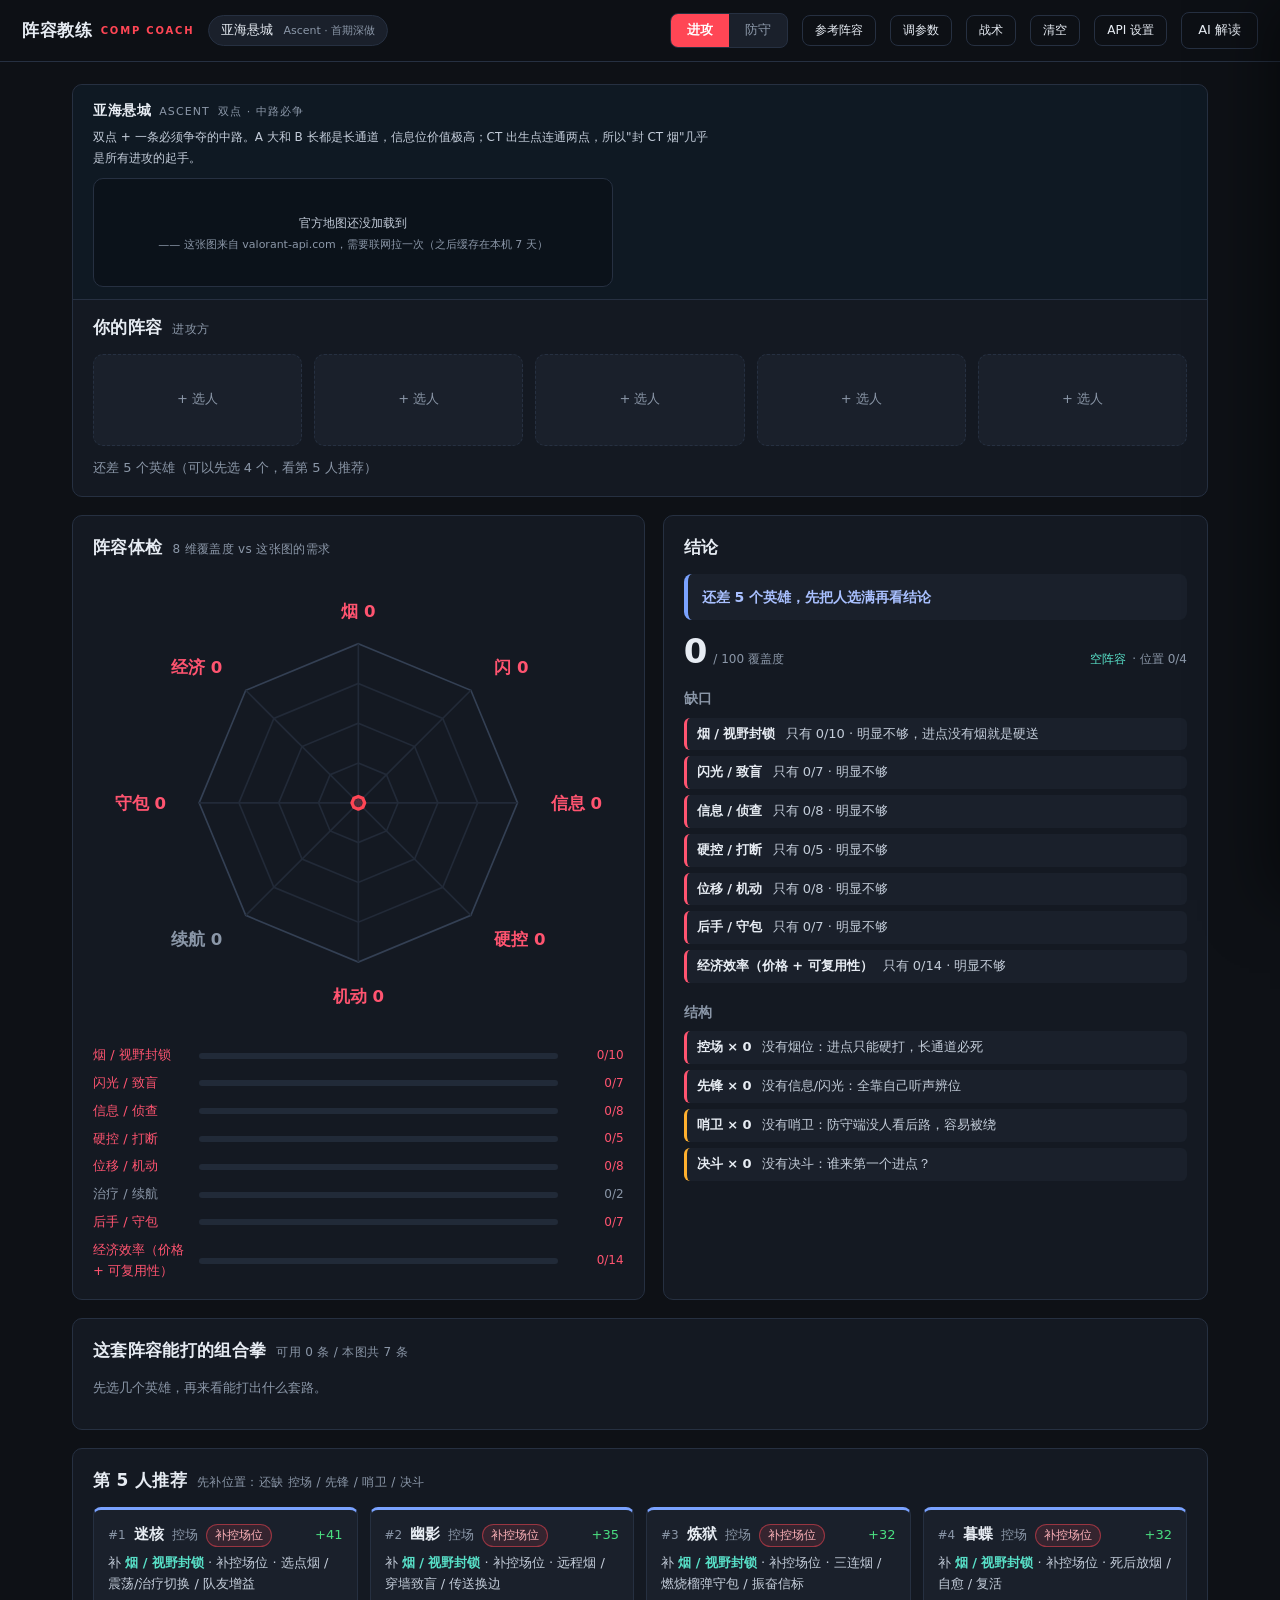
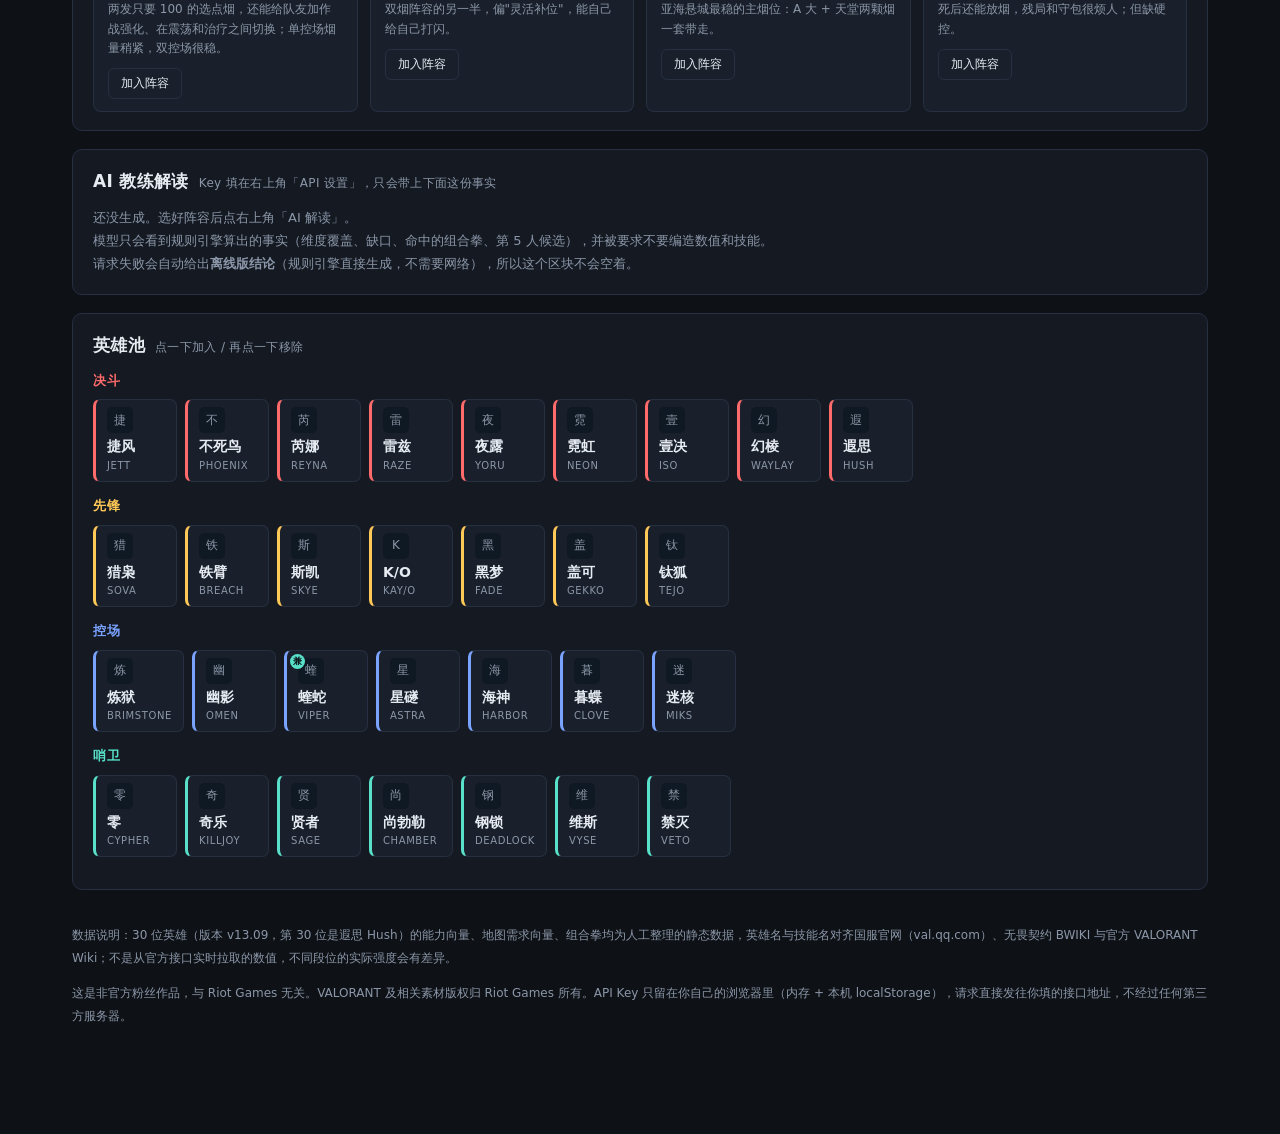
<file: index.html>
<!DOCTYPE html>
<html lang="zh-CN">
<head>
<meta charset="utf-8">
<meta name="viewport" content="width=device-width, initial-scale=1">
<title>阵容教练 · 无畏契约阵容分析与道具配合</title>
<meta name="description" content="选完 5 个英雄，立刻知道这套阵容在亚海悬城该怎么打：覆盖度体检、结构性缺口、可用的组合拳、第 5 人推荐，以及 AI 解读。">
<link rel="stylesheet" href="assets/styles.css">
</head>
<body>

<!-- 脚本出错时把错误显示出来，避免"白屏不知道为什么" -->
<script>
  window.addEventListener('error', function (e) {
    var d = document.getElementById('boot-error');
    if (!d) return;
    d.style.display = 'block';
    d.textContent = '页面脚本出错：' + (e.message || '未知错误') +
      (e.filename ? '（' + e.filename.split('/').pop() + ':' + e.lineno + '）' : '');
  });
</script>
<div id="boot-error" style="display:none;margin:12px 22px;padding:12px 16px;border-radius:8px;
  background:#3a1620;border:1px solid #ff4655;color:#ffb3bc;font-size:13px;line-height:1.6"></div>

<header class="topbar">
  <div class="brand">阵容教练<span>COMP COACH</span></div>
  <div class="mapchip">亚海悬城 <span>Ascent · 首期深做</span></div>
  <div class="spacer"></div>
  <div class="side-switch">
    <button data-side="attack" class="on">进攻</button>
    <button data-side="defend">防守</button>
  </div>
  <button id="btn-preset" class="ghost slim" title="载入一套常用标准阵容">参考阵容</button>
  <button id="btn-tune" class="ghost slim" title="调整每个英雄的 8 维能力数值（不用改文件）">调参数</button>
  <button id="btn-tactics" class="ghost slim" title="自己写战术组合拳，不用改文件">战术</button>
  <button id="btn-clear" class="ghost slim">清空</button>
  <button id="btn-settings" class="ghost slim">API 设置</button>
  <button id="btn-ai" class="ghost">AI 解读</button>
</header>

<main>

  <!-- 阵容 -->
  <section class="comp">
    <div class="map-banner" id="map-banner"></div>
    <h2>你的阵容 <small id="side-label">进攻方</small></h2>
    <div class="slots" id="slots"></div>
    <div class="comp-meta" id="comp-meta"></div>
  </section>

  <!-- 体检 + 结论 -->
  <section class="grid">
    <div class="card">
      <h2>阵容体检 <small>8 维覆盖度 vs 这张图的需求</small></h2>
      <div id="radar"></div>
      <ul id="dims"></ul>
    </div>
    <div class="card">
      <h2>结论</h2>
      <div id="verdict"></div>
      <h3>缺口</h3>
      <ul id="gaps"></ul>
      <h3>结构</h3>
      <ul id="roles"></ul>
    </div>
  </section>

  <!-- 组合拳 -->
  <section class="card">
    <h2>这套阵容能打的组合拳 <small id="combo-count"></small></h2>
    <div id="combos"></div>
  </section>

  <!-- 第 5 人 -->
  <section class="card">
    <h2>第 5 人推荐 <small id="pick-note">先补齐缺失的位置，再看数据</small></h2>
    <div id="picks"></div>
  </section>

  <!-- AI -->
  <section class="card">
    <h2>AI 教练解读 <small>Key 填在右上角「API 设置」，只会带上下面这份事实</small></h2>
    <div id="ai-out">
      <p class="muted">还没生成。选好阵容后点右上角「AI 解读」。<br>
      模型只会看到规则引擎算出的事实（维度覆盖、缺口、命中的组合拳、第 5 人候选），并被要求不要编造数值和技能。<br>
      请求失败会自动给出<b>离线版结论</b>（规则引擎直接生成，不需要网络），所以这个区块不会空着。</p>
    </div>
  </section>

  <!-- 英雄池 -->
  <section class="card">
    <h2>英雄池 <small>点一下加入 / 再点一下移除</small></h2>
    <div id="pool"></div>
  </section>

</main>

<footer>
  <p>数据说明：30 位英雄（版本 v13.09，第 30 位是遐思 Hush）的能力向量、地图需求向量、组合拳均为人工整理的静态数据，英雄名与技能名对齐国服官网（val.qq.com）、无畏契约 BWIKI 与官方 VALORANT Wiki；不是从官方接口实时拉取的数值，不同段位的实际强度会有差异。</p>
  <p>这是非官方粉丝作品，与 Riot Games 无关。VALORANT 及相关素材版权归 Riot Games 所有。API Key 只留在你自己的浏览器里（内存 + 本机 localStorage），请求直接发往你填的接口地址，不经过任何第三方服务器。</p>
</footer>

<!-- AI 设置抽屉 -->
<aside id="ai-drawer" class="drawer" aria-label="API 设置">
  <div class="drawer-head">
    <b>API 设置</b>
    <span class="muted">OpenAI 兼容接口</span>
    <button id="ai-close" class="ghost slim">关闭</button>
  </div>
  <div class="drawer-body">
    <div class="field">
      <label for="ai-preset">快速填入（只是帮你填地址和模型名，不会上传任何东西）</label>
      <select id="ai-preset">
        <option value="">选一家…</option>
        <option value="deepseek" data-url="https://api.deepseek.com/v1/chat/completions" data-model="deepseek-chat">DeepSeek</option>
        <option value="gemini" data-url="https://generativelanguage.googleapis.com/v1beta/openai/chat/completions" data-model="gemini-2.0-flash">Google Gemini（OpenAI 兼容）</option>
        <option value="openrouter" data-url="https://openrouter.ai/api/v1/chat/completions" data-model="deepseek/deepseek-chat">OpenRouter</option>
        <option value="dashscope" data-url="https://dashscope.aliyuncs.com/compatible-mode/v1/chat/completions" data-model="qwen-plus">通义千问（兼容模式）</option>
        <option value="ollama" data-url="http://localhost:11434/v1/chat/completions" data-model="qwen2.5:7b">本地 Ollama</option>
      </select>
    </div>
    <div class="field">
      <label for="ai-url">接口地址（需支持 /chat/completions）</label>
      <input id="ai-url" type="text" spellcheck="false" placeholder="https://api.deepseek.com/v1/chat/completions">
    </div>
    <div class="field">
      <label for="ai-model">模型名</label>
      <input id="ai-model" type="text" spellcheck="false" placeholder="deepseek-chat">
    </div>
    <div class="field">
      <label for="ai-key">API Key（只存在你本机，不会上传）</label>
      <input id="ai-key" type="password" spellcheck="false" placeholder="sk-...">
    </div>
    <p class="muted">DeepSeek / 通义 / Kimi / OpenRouter / 本地 Ollama（<code>http://localhost:11434/v1/chat/completions</code>）都能用。请求会直接从你的浏览器发出去，没有中间服务器。</p>
    <p class="muted">如果点了保存还是不能用：先点下面的<b>测试连接</b>，它会显示真实错误（Key 错 / 地址错 / 被 CORS 拦）。用 <code>file://</code> 双击打开时，部分接口不接受浏览器直连，改用本地服务器打开（<code>npx serve</code> 或 VS Code Live Server）即可。</p>
    <div class="field row">
      <button id="ai-save" class="ghost">保存</button>
      <button id="ai-test" class="ghost slim">测试连接</button>
    </div>
    <div id="ai-status" class="ai-status"></div>
  </div>
</aside>

<!-- 英雄档案（点英雄池里名字右侧的 i 打开） -->
<div id="sheet" class="sheet" aria-hidden="true">
  <div class="sheet-card" role="dialog" aria-label="英雄档案">
    <button id="sheet-close" class="ghost slim sheet-close">关闭</button>
    <div id="sheet-body"></div>
  </div>
</div>

<!-- 调参数：英雄 8 维向量 -->
<div id="tune" class="sheet tune" aria-hidden="true">
  <div class="sheet-card tune-card" role="dialog" aria-label="调整英雄向量">
    <button id="tune-close" class="ghost slim sheet-close">关闭</button>
    <h2>调英雄向量 <small>烟 0~10、其余 0~5 · 改完立刻生效 · 记在这台机器上</small></h2>
    <p class="muted xs">这是给"人工校对"用的：觉得某个英雄某项太强或太弱，直接改数字。覆盖度、缺口、第 5 人推荐会立刻跟着变，不用碰任何文件。8 列依次是 烟 / 闪 / 信息 / 硬控 / 机动 / 续航 / 守包 / 经济；允许 0.5 档。其中<b>经济</b>这一列把"道具价格"和"可复用性"算在一起：免费签名、每回合自动恢复、击杀重置的道具都算便宜（强起/经济局也拿得出核心道具），要靠现买的一次性道具算贵。</p>
    <div class="tune-actions">
      <button id="tune-reset" class="ghost slim">全部恢复默认</button>
      <button id="tune-export" class="ghost slim">导出 JSON</button>
      <span id="tune-status" class="muted xs"></span>
    </div>
    <div id="tune-body"></div>
    <pre id="tune-json" class="tune-json" hidden></pre>
  </div>
</div>

<!-- 战术面板：自建组合拳 -->
<div id="tactics" class="sheet tactics" aria-hidden="true">
  <div class="sheet-card tactics-card" role="dialog" aria-label="战术面板">
    <button id="tactics-close" class="ghost slim sheet-close">关闭</button>
    <h2>战术面板 <small>自己写组合拳 · 存在这台机器上 · 不碰代码</small></h2>
    <p class="muted xs">一条战术 = 一串按时间排的道具。步骤里选谁、放什么技能、打到哪，<b>必要条件会自动按用到的英雄生成</b>；技能只能从该英雄的技能里选，所以不会写岔。保存后它会出现在"可用组合拳"里，也会一起交给 AI 当依据。</p>
    <div class="tactic-actions">
      <button id="tactic-new" class="ghost slim">+ 新建战术</button>
      <button id="tactics-export" class="ghost slim">导出 JSON</button>
      <button id="tactics-import" class="ghost slim">导入下面这段</button>
      <span id="tactics-status" class="muted xs"></span>
    </div>
    <div id="tactics-list"></div>
    <div id="tactic-editor" hidden></div>
    <textarea id="tactics-json" class="tactic-json" rows="6" spellcheck="false" hidden
      placeholder="把导出的 JSON 贴在这里，再点「导入下面这段」；也可以手写。"></textarea>
  </div>
</div>

<div id="toast"></div>

<script src="data/agents.js"></script>
<script src="data/ascent.js"></script>
<script src="js/engine.js"></script>
<script src="js/tactics.js"></script>
<script src="js/assets.js"></script>
<script src="js/app.js"></script>
</body>
</html>
</file>
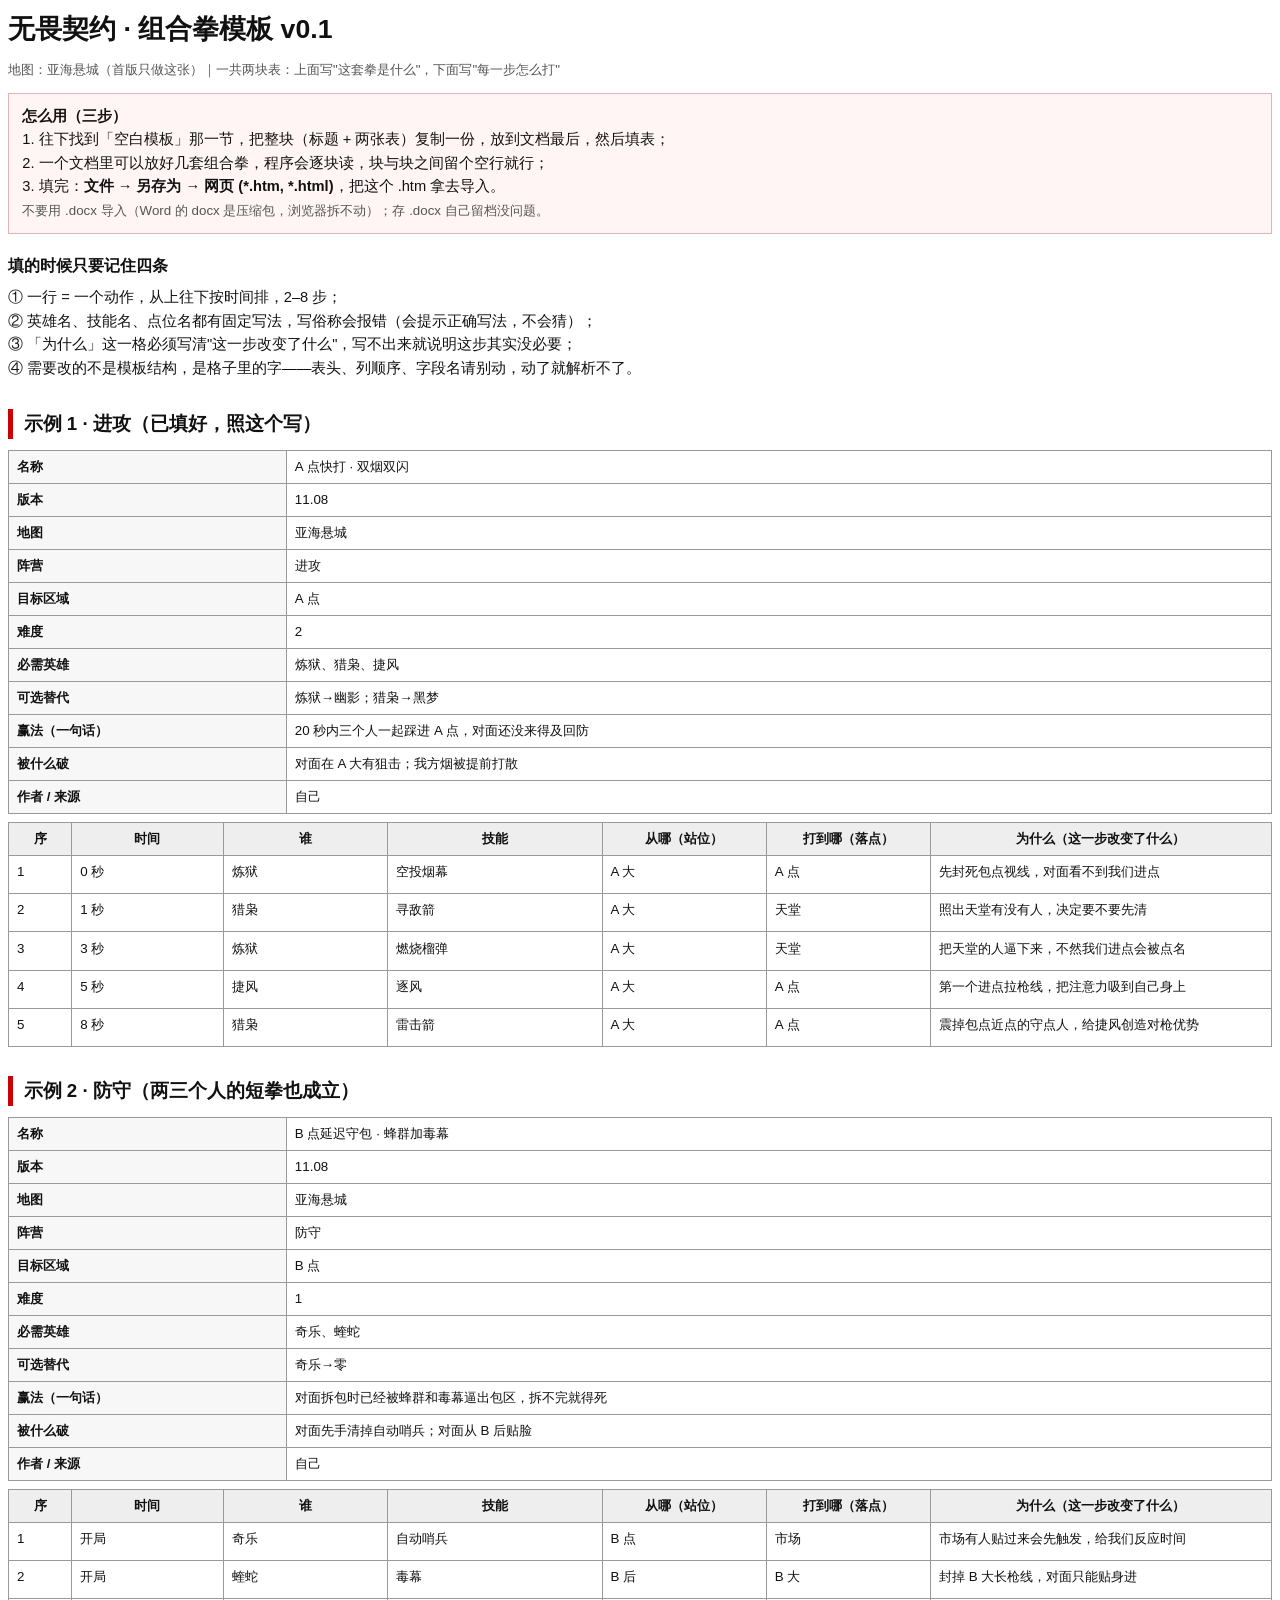
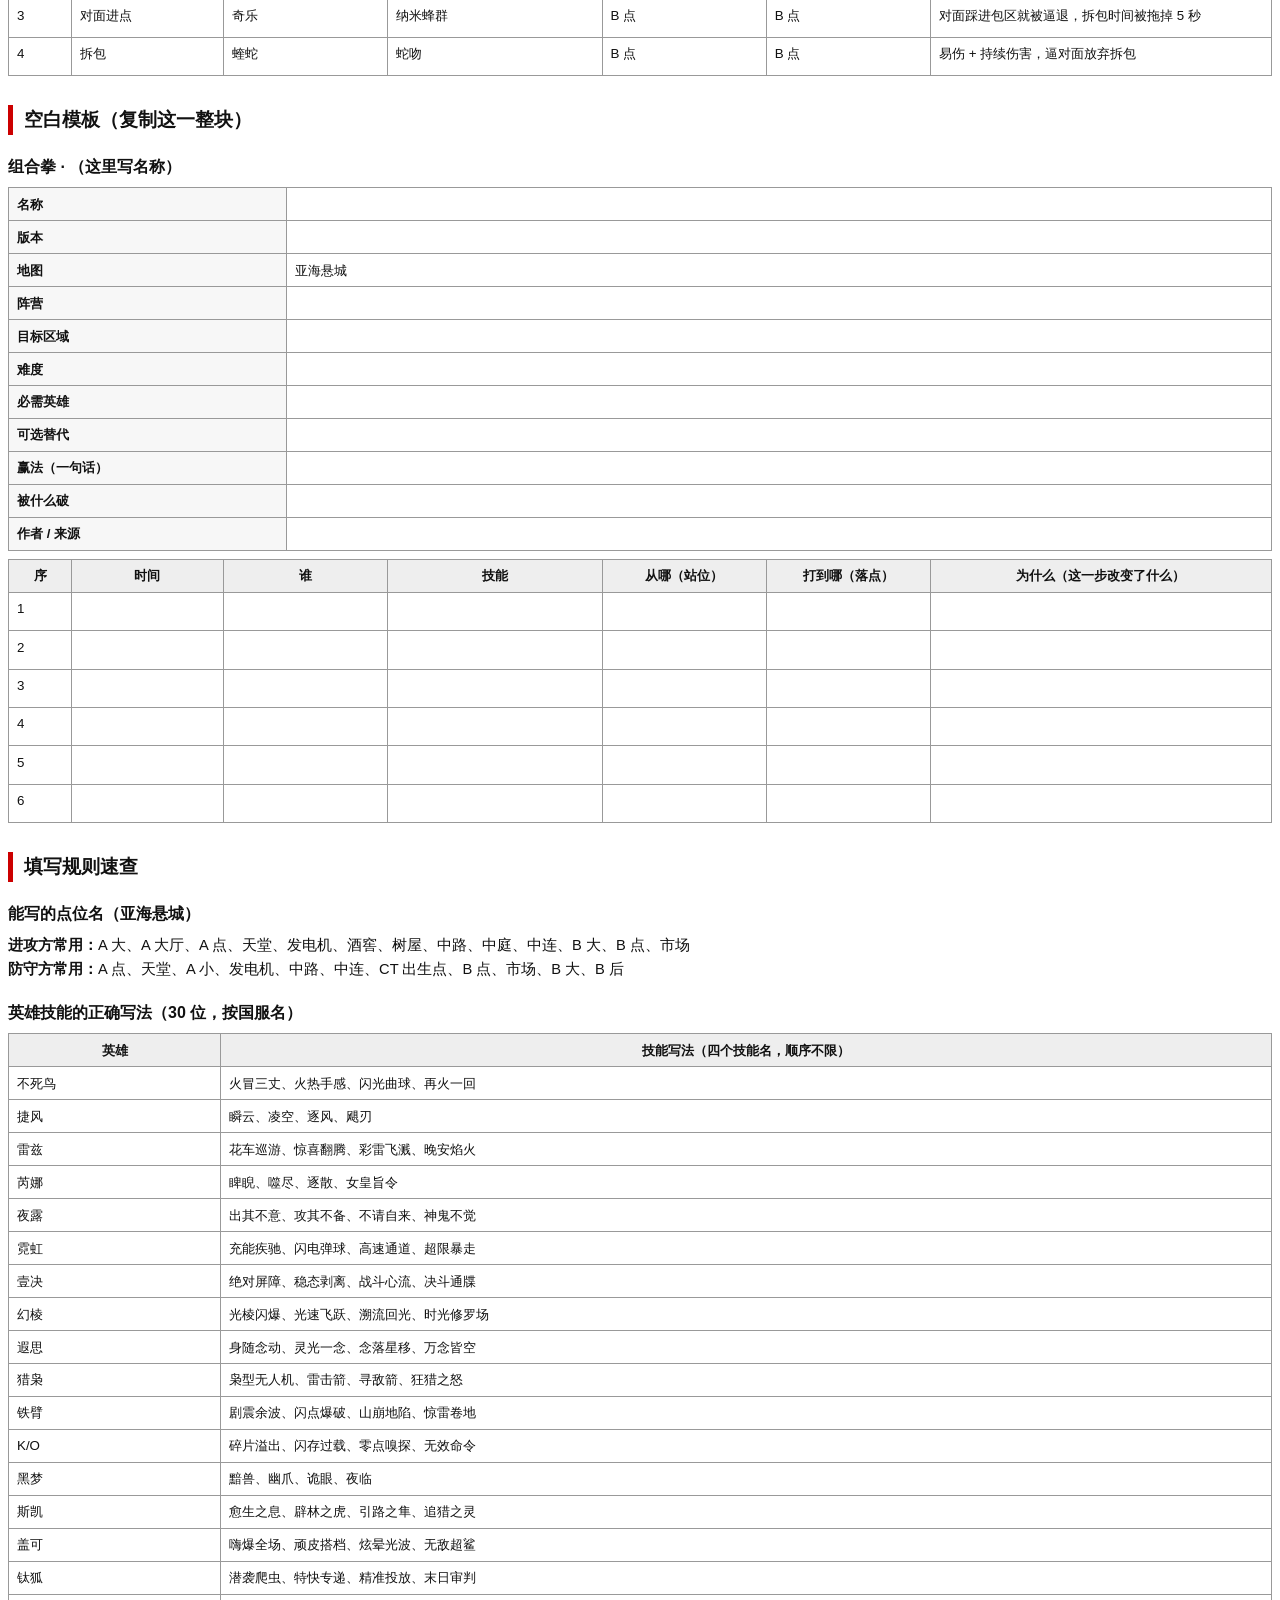
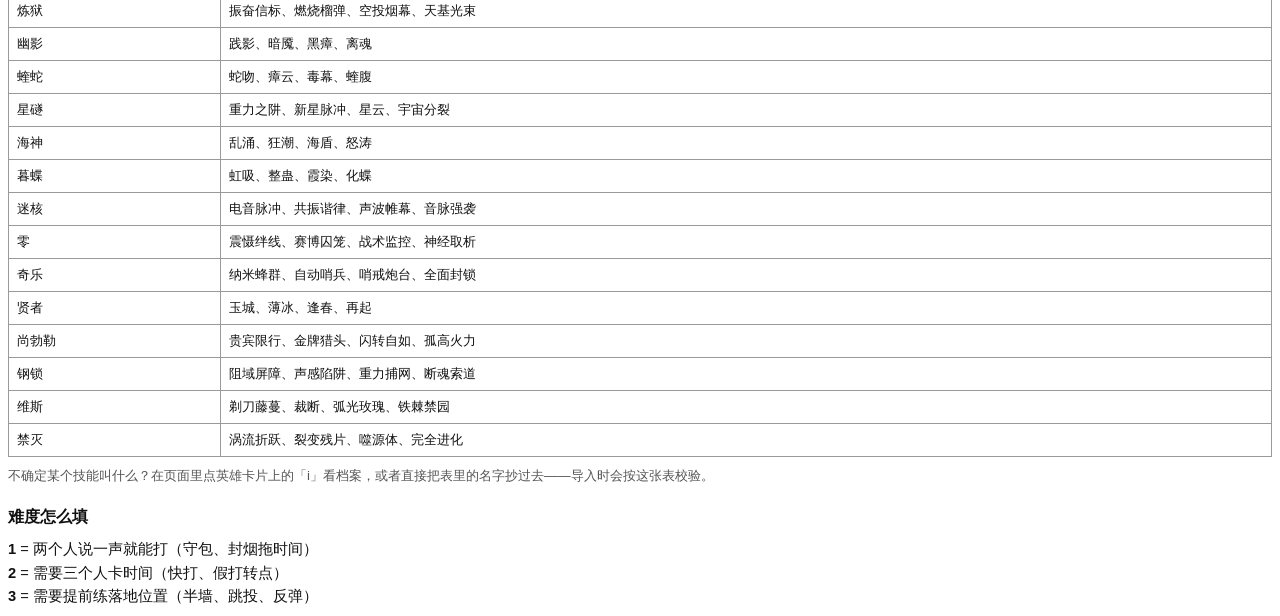
<file: docs/组合拳模板.html>
<!DOCTYPE html>
<html lang="zh-CN">
<head>
<meta charset="utf-8">
<title>无畏契约 组合拳模板 v0.1</title>
<style>
  body { font-family: "Microsoft YaHei", "微软雅黑", sans-serif; font-size: 11pt; color: #111; line-height: 1.6; }
  h1 { font-size: 20pt; margin: 0 0 6pt; }
  h2 { font-size: 14pt; margin: 22pt 0 8pt; border-left: 4pt solid #c00; padding-left: 8pt; }
  h3 { font-size: 12pt; margin: 14pt 0 6pt; }
  p { margin: 6pt 0; }
  .note { background: #fff5f5; border: 1pt solid #e0b4b4; padding: 8pt 10pt; margin: 10pt 0; }
  .tip { color: #555; font-size: 10pt; }
  table { border-collapse: collapse; width: 100%; margin: 6pt 0 4pt; }
  td, th { border: 1pt solid #999; padding: 4pt 6pt; font-size: 10pt; vertical-align: top; }
  th { background: #eee; font-weight: bold; }
  td.k { background: #f7f7f7; width: 22%; font-weight: bold; }
  .steps td { height: 20pt; }
  .num { width: 5%; }
  .t { width: 12%; }
  .who { width: 13%; }
  .ab { width: 17%; }
  .from { width: 13%; }
  .to { width: 13%; }
  .why { width: 27%; }
  code { font-family: Consolas, monospace; background: #f2f2f2; }
</style>
</head>
<body>

<h1>无畏契约 · 组合拳模板 v0.1</h1>
<p class="tip">地图：亚海悬城（首版只做这张）｜一共两块表：上面写"这套拳是什么"，下面写"每一步怎么打"</p>

<div class="note">
<b>怎么用（三步）</b><br>
1. 往下找到「空白模板」那一节，把整块（标题 + 两张表）复制一份，放到文档最后，然后填表；<br>
2. 一个文档里可以放好几套组合拳，程序会逐块读，块与块之间留个空行就行；<br>
3. 填完：<b>文件 → 另存为 → 网页 (*.htm, *.html)</b>，把这个 .htm 拿去导入。<br>
<span class="tip">不要用 .docx 导入（Word 的 docx 是压缩包，浏览器拆不动）；存 .docx 自己留档没问题。</span>
</div>

<h3>填的时候只要记住四条</h3>
<p>
① 一行 = 一个动作，从上往下按时间排，2–8 步；<br>
② 英雄名、技能名、点位名都有固定写法，写俗称会报错（会提示正确写法，不会猜）；<br>
③ 「为什么」这一格必须写清"这一步改变了什么"，写不出来就说明这步其实没必要；<br>
④ 需要改的不是模板结构，是格子里的字——表头、列顺序、字段名请别动，动了就解析不了。
</p>

<h2>示例 1 · 进攻（已填好，照这个写）</h2>

<table>
  <tr><td class="k">名称</td><td>A 点快打 · 双烟双闪</td></tr>
  <tr><td class="k">版本</td><td>11.08</td></tr>
  <tr><td class="k">地图</td><td>亚海悬城</td></tr>
  <tr><td class="k">阵营</td><td>进攻</td></tr>
  <tr><td class="k">目标区域</td><td>A 点</td></tr>
  <tr><td class="k">难度</td><td>2</td></tr>
  <tr><td class="k">必需英雄</td><td>炼狱、猎枭、捷风</td></tr>
  <tr><td class="k">可选替代</td><td>炼狱→幽影；猎枭→黑梦</td></tr>
  <tr><td class="k">赢法（一句话）</td><td>20 秒内三个人一起踩进 A 点，对面还没来得及回防</td></tr>
  <tr><td class="k">被什么破</td><td>对面在 A 大有狙击；我方烟被提前打散</td></tr>
  <tr><td class="k">作者 / 来源</td><td>自己</td></tr>
</table>

<table class="steps">
  <tr>
    <th class="num">序</th><th class="t">时间</th><th class="who">谁</th><th class="ab">技能</th>
    <th class="from">从哪（站位）</th><th class="to">打到哪（落点）</th><th class="why">为什么（这一步改变了什么）</th>
  </tr>
  <tr><td>1</td><td>0 秒</td><td>炼狱</td><td>空投烟幕</td><td>A 大</td><td>A 点</td><td>先封死包点视线，对面看不到我们进点</td></tr>
  <tr><td>2</td><td>1 秒</td><td>猎枭</td><td>寻敌箭</td><td>A 大</td><td>天堂</td><td>照出天堂有没有人，决定要不要先清</td></tr>
  <tr><td>3</td><td>3 秒</td><td>炼狱</td><td>燃烧榴弹</td><td>A 大</td><td>天堂</td><td>把天堂的人逼下来，不然我们进点会被点名</td></tr>
  <tr><td>4</td><td>5 秒</td><td>捷风</td><td>逐风</td><td>A 大</td><td>A 点</td><td>第一个进点拉枪线，把注意力吸到自己身上</td></tr>
  <tr><td>5</td><td>8 秒</td><td>猎枭</td><td>雷击箭</td><td>A 大</td><td>A 点</td><td>震掉包点近点的守点人，给捷风创造对枪优势</td></tr>
</table>

<h2>示例 2 · 防守（两三个人的短拳也成立）</h2>

<table>
  <tr><td class="k">名称</td><td>B 点延迟守包 · 蜂群加毒幕</td></tr>
  <tr><td class="k">版本</td><td>11.08</td></tr>
  <tr><td class="k">地图</td><td>亚海悬城</td></tr>
  <tr><td class="k">阵营</td><td>防守</td></tr>
  <tr><td class="k">目标区域</td><td>B 点</td></tr>
  <tr><td class="k">难度</td><td>1</td></tr>
  <tr><td class="k">必需英雄</td><td>奇乐、蝰蛇</td></tr>
  <tr><td class="k">可选替代</td><td>奇乐→零</td></tr>
  <tr><td class="k">赢法（一句话）</td><td>对面拆包时已经被蜂群和毒幕逼出包区，拆不完就得死</td></tr>
  <tr><td class="k">被什么破</td><td>对面先手清掉自动哨兵；对面从 B 后贴脸</td></tr>
  <tr><td class="k">作者 / 来源</td><td>自己</td></tr>
</table>

<table class="steps">
  <tr>
    <th class="num">序</th><th class="t">时间</th><th class="who">谁</th><th class="ab">技能</th>
    <th class="from">从哪（站位）</th><th class="to">打到哪（落点）</th><th class="why">为什么（这一步改变了什么）</th>
  </tr>
  <tr><td>1</td><td>开局</td><td>奇乐</td><td>自动哨兵</td><td>B 点</td><td>市场</td><td>市场有人贴过来会先触发，给我们反应时间</td></tr>
  <tr><td>2</td><td>开局</td><td>蝰蛇</td><td>毒幕</td><td>B 后</td><td>B 大</td><td>封掉 B 大长枪线，对面只能贴身进</td></tr>
  <tr><td>3</td><td>对面进点</td><td>奇乐</td><td>纳米蜂群</td><td>B 点</td><td>B 点</td><td>对面踩进包区就被逼退，拆包时间被拖掉 5 秒</td></tr>
  <tr><td>4</td><td>拆包</td><td>蝰蛇</td><td>蛇吻</td><td>B 点</td><td>B 点</td><td>易伤 + 持续伤害，逼对面放弃拆包</td></tr>
</table>

<h2>空白模板（复制这一整块）</h2>

<h3>组合拳 · （这里写名称）</h3>

<table>
  <tr><td class="k">名称</td><td></td></tr>
  <tr><td class="k">版本</td><td></td></tr>
  <tr><td class="k">地图</td><td>亚海悬城</td></tr>
  <tr><td class="k">阵营</td><td></td></tr>
  <tr><td class="k">目标区域</td><td></td></tr>
  <tr><td class="k">难度</td><td></td></tr>
  <tr><td class="k">必需英雄</td><td></td></tr>
  <tr><td class="k">可选替代</td><td></td></tr>
  <tr><td class="k">赢法（一句话）</td><td></td></tr>
  <tr><td class="k">被什么破</td><td></td></tr>
  <tr><td class="k">作者 / 来源</td><td></td></tr>
</table>

<table class="steps">
  <tr>
    <th class="num">序</th><th class="t">时间</th><th class="who">谁</th><th class="ab">技能</th>
    <th class="from">从哪（站位）</th><th class="to">打到哪（落点）</th><th class="why">为什么（这一步改变了什么）</th>
  </tr>
  <tr><td>1</td><td></td><td></td><td></td><td></td><td></td><td></td></tr>
  <tr><td>2</td><td></td><td></td><td></td><td></td><td></td><td></td></tr>
  <tr><td>3</td><td></td><td></td><td></td><td></td><td></td><td></td></tr>
  <tr><td>4</td><td></td><td></td><td></td><td></td><td></td><td></td></tr>
  <tr><td>5</td><td></td><td></td><td></td><td></td><td></td><td></td></tr>
  <tr><td>6</td><td></td><td></td><td></td><td></td><td></td><td></td></tr>
</table>

<h2>填写规则速查</h2>

<h3>能写的点位名（亚海悬城）</h3>
<p><b>进攻方常用：</b>A 大、A 大厅、A 点、天堂、发电机、酒窖、树屋、中路、中庭、中连、B 大、B 点、市场<br>
<b>防守方常用：</b>A 点、天堂、A 小、发电机、中路、中连、CT 出生点、B 点、市场、B 大、B 后</p>

<h3>英雄技能的正确写法（30 位，按国服名）</h3>
<table>
  <tr><th>英雄</th><th>技能写法（四个技能名，顺序不限）</th></tr>
  <tr><td>不死鸟</td><td>火冒三丈、火热手感、闪光曲球、再火一回</td></tr>
  <tr><td>捷风</td><td>瞬云、凌空、逐风、飓刃</td></tr>
  <tr><td>雷兹</td><td>花车巡游、惊喜翻腾、彩雷飞溅、晚安焰火</td></tr>
  <tr><td>芮娜</td><td>睥睨、噬尽、逐散、女皇旨令</td></tr>
  <tr><td>夜露</td><td>出其不意、攻其不备、不请自来、神鬼不觉</td></tr>
  <tr><td>霓虹</td><td>充能疾驰、闪电弹球、高速通道、超限暴走</td></tr>
  <tr><td>壹决</td><td>绝对屏障、稳态剥离、战斗心流、决斗通牒</td></tr>
  <tr><td>幻棱</td><td>光棱闪爆、光速飞跃、溯流回光、时光修罗场</td></tr>
  <tr><td>遐思</td><td>身随念动、灵光一念、念落星移、万念皆空</td></tr>
  <tr><td>猎枭</td><td>枭型无人机、雷击箭、寻敌箭、狂猎之怒</td></tr>
  <tr><td>铁臂</td><td>剧震余波、闪点爆破、山崩地陷、惊雷卷地</td></tr>
  <tr><td>K/O</td><td>碎片溢出、闪存过载、零点嗅探、无效命令</td></tr>
  <tr><td>黑梦</td><td>黯兽、幽爪、诡眼、夜临</td></tr>
  <tr><td>斯凯</td><td>愈生之息、辟林之虎、引路之隼、追猎之灵</td></tr>
  <tr><td>盖可</td><td>嗨爆全场、顽皮搭档、炫晕光波、无敌超鲨</td></tr>
  <tr><td>钛狐</td><td>潜袭爬虫、特快专递、精准投放、末日审判</td></tr>
  <tr><td>炼狱</td><td>振奋信标、燃烧榴弹、空投烟幕、天基光束</td></tr>
  <tr><td>幽影</td><td>践影、暗魇、黑瘴、离魂</td></tr>
  <tr><td>蝰蛇</td><td>蛇吻、瘴云、毒幕、蝰腹</td></tr>
  <tr><td>星礈</td><td>重力之阱、新星脉冲、星云、宇宙分裂</td></tr>
  <tr><td>海神</td><td>乱涌、狂潮、海盾、怒涛</td></tr>
  <tr><td>暮蝶</td><td>虹吸、整蛊、霞染、化蝶</td></tr>
  <tr><td>迷核</td><td>电音脉冲、共振谐律、声波帷幕、音脉强袭</td></tr>
  <tr><td>零</td><td>震慑绊线、赛博囚笼、战术监控、神经取析</td></tr>
  <tr><td>奇乐</td><td>纳米蜂群、自动哨兵、哨戒炮台、全面封锁</td></tr>
  <tr><td>贤者</td><td>玉城、薄冰、逢春、再起</td></tr>
  <tr><td>尚勃勒</td><td>贵宾限行、金牌猎头、闪转自如、孤高火力</td></tr>
  <tr><td>钢锁</td><td>阻域屏障、声感陷阱、重力捕网、断魂索道</td></tr>
  <tr><td>维斯</td><td>剃刀藤蔓、裁断、弧光玫瑰、铁棘禁园</td></tr>
  <tr><td>禁灭</td><td>涡流折跃、裂变残片、噬源体、完全进化</td></tr>
</table>
<p class="tip">不确定某个技能叫什么？在页面里点英雄卡片上的「i」看档案，或者直接把表里的名字抄过去——导入时会按这张表校验。</p>

<h3>难度怎么填</h3>
<p>
<b>1</b> = 两个人说一声就能打（守包、封烟拖时间）<br>
<b>2</b> = 需要三个人卡时间（快打、假打转点）<br>
<b>3</b> = 需要提前练落地位置（半墙、跳投、反弹）
</p>

</body>
</html>
</file>
<file: assets/styles.css>
/* 阵容教练 —— 样式。暗色、无框架、无外部字体依赖。 */
:root {
  --bg: #0e1116;
  --bg2: #141922;
  --bg3: #1a202b;
  --line: #263041;
  --text: #e7ecf3;
  --muted: #8b97a8;
  --accent: #ff4655;      /* 瓦罗兰特红 */
  --accent2: #58e0c8;     /* 青 */
  --duel: #ff6b6b;
  --init: #ffc857;
  --cont: #7aa2ff;
  --sent: #58e0c8;
  --low: #ff5470;
  --warn: #ffb02e;
  --good: #4ade80;
  --info: #7aa2ff;
  --radius: 10px;
}

* { box-sizing: border-box; }

html, body {
  margin: 0;
  background: var(--bg);
  color: var(--text);
  font: 15px/1.6 "PingFang SC", "Microsoft YaHei", "Hiragino Sans GB", system-ui, sans-serif;
  -webkit-font-smoothing: antialiased;
}

body { padding-bottom: 64px; }

button { font: inherit; color: inherit; cursor: pointer; }

h1, h2, h3, h4 { margin: 0; font-weight: 700; letter-spacing: .02em; }

h2 { font-size: 17px; display: flex; align-items: baseline; gap: 10px; margin-bottom: 12px; }
h2 small { font-size: 12px; color: var(--muted); font-weight: 400; }
h3 { font-size: 14px; color: var(--muted); margin: 18px 0 8px; }
h4 { font-size: 13px; }

.muted { color: var(--muted); font-size: 13px; }
code {
  font-family: ui-monospace, "Cascadia Code", Consolas, monospace;
  font-size: 12px; background: var(--bg3); padding: 1px 5px; border-radius: 4px;
}
.pill {
  display: inline-block; padding: 1px 8px; border-radius: 999px;
  background: var(--bg3); border: 1px solid var(--line);
  font-size: 12px; color: var(--text);
}
.tag {
  display: inline-block; padding: 2px 10px; border-radius: 4px;
  background: rgba(255, 70, 85, .12); border: 1px solid rgba(255, 70, 85, .4);
  color: #ff8f99; font-size: 12px; margin-right: 8px;
}

/* ---------- 顶栏 ---------- */
.topbar {
  position: sticky; top: 0; z-index: 20;
  display: flex; align-items: center; gap: 14px;
  padding: 12px 22px;
  background: rgba(14, 17, 22, .92);
  backdrop-filter: blur(8px);
  border-bottom: 1px solid var(--line);
}
.brand { font-weight: 800; font-size: 17px; letter-spacing: .04em; }
.brand span {
  font-size: 10px; color: var(--accent); letter-spacing: .18em;
  margin-left: 8px; vertical-align: 2px; font-weight: 600;
}
.mapchip {
  padding: 4px 12px; border-radius: 999px;
  background: var(--bg3); border: 1px solid var(--line); font-size: 13px;
}
.mapchip span { color: var(--muted); font-size: 11px; margin-left: 6px; }
.spacer { flex: 1; }

.side-switch {
  display: flex; background: var(--bg3);
  border: 1px solid var(--line); border-radius: 8px; overflow: hidden;
}
.side-switch button {
  padding: 6px 16px; background: transparent; border: 0; font-size: 13px; color: var(--muted);
}
.side-switch button.on { background: var(--accent); color: #fff; font-weight: 600; }

.ghost {
  padding: 7px 16px; border-radius: 8px;
  background: transparent; border: 1px solid var(--line); font-size: 13px;
}
.ghost:hover { border-color: var(--accent); color: #ff8f99; }
.ghost:disabled { opacity: .55; cursor: default; }
.ghost.slim { padding: 5px 12px; font-size: 12px; }

/* ---------- 主容器 ---------- */
main { max-width: 1180px; margin: 0 auto; padding: 22px; display: grid; gap: 18px; }

.card {
  background: var(--bg2);
  border: 1px solid var(--line);
  border-radius: var(--radius);
  padding: 18px 20px;
}

/* ---------- 阵容槽 ---------- */
.comp { background: var(--bg2); border: 1px solid var(--line); border-radius: var(--radius); padding: 18px 20px; }
.slots { display: grid; grid-template-columns: repeat(5, 1fr); gap: 12px; }

.slot {
  position: relative; height: 92px; border-radius: 10px;
  background: var(--bg3); border: 1px dashed var(--line);
  display: flex; flex-direction: column; align-items: center; justify-content: center;
  gap: 2px; transition: .15s; overflow: hidden;
}
.slot:hover { border-color: var(--muted); }
.slot-empty { color: var(--muted); font-size: 13px; }
.slot.filled { border-style: solid; background: #171d27; border-width: 1px 1px 3px; }
.slot-avatar { font-size: 19px; font-weight: 700; letter-spacing: .02em; }
.slot-role { font-size: 11px; color: var(--muted); }
.slot-x {
  position: absolute; inset: auto 0 0 0; padding: 3px 0;
  background: rgba(255, 70, 85, .85); color: #fff; font-size: 11px;
  transform: translateY(100%); transition: .15s;
}
.slot.filled:hover .slot-x { transform: translateY(0); }
.slot.filled:hover .slot-role { opacity: 0; }

.slot.filled.r-duel { border-bottom-color: var(--duel); }
.slot.filled.r-init { border-bottom-color: var(--init); }
.slot.filled.r-cont { border-bottom-color: var(--cont); }
.slot.filled.r-sent { border-bottom-color: var(--sent); }

.comp-meta { margin-top: 12px; display: flex; align-items: center; gap: 10px; }

/* ---------- 两栏 ---------- */
.grid { display: grid; grid-template-columns: 1.05fr 1fr; gap: 18px; }

/* 雷达 */
.radar-svg { width: 100%; height: auto; display: block; }
.ring { fill: none; stroke: #222a38; stroke-width: 1; }
.ring-outer { stroke: #344054; }
.spoke { stroke: #222a38; stroke-width: 1; }
.cov {
  fill: rgba(255, 70, 85, .22);
  stroke: var(--accent);
  stroke-width: 2;
  stroke-linejoin: round;
}
.radar-label { font-size: 10px; fill: var(--muted); font-weight: 600; }
.radar-label.lb-low { fill: var(--low); }
.radar-label.lb-warn { fill: var(--warn); }
.radar-label.lb-over { fill: var(--accent2); }

/* 维度条 */
#dims { list-style: none; margin: 14px 0 0; padding: 0; display: grid; gap: 7px; }
.dim { display: grid; grid-template-columns: 96px 1fr 56px; align-items: center; gap: 10px; font-size: 13px; }
.dim-name { color: var(--muted); }
.dim-bar { height: 6px; border-radius: 3px; background: #212a38; overflow: hidden; }
.dim-bar i { display: block; height: 100%; background: var(--good); border-radius: 3px; }
.dim-num { text-align: right; font-variant-numeric: tabular-nums; color: var(--muted); font-size: 12px; }
.dim.low .dim-bar i { background: var(--low); }
.dim.low .dim-name, .dim.low .dim-num { color: var(--low); }
.dim.warn .dim-bar i { background: var(--warn); }
.dim.warn .dim-name, .dim.warn .dim-num { color: var(--warn); }
.dim.over .dim-bar i { background: var(--accent2); }

/* 结论 */
.verdict { border-radius: 8px; padding: 12px 14px; font-size: 14px; font-weight: 600; border-left: 4px solid var(--muted); background: var(--bg3); }
.verdict.good { border-left-color: var(--good); color: #9be8b4; }
.verdict.warn { border-left-color: var(--warn); color: #ffd08a; }
.verdict.bad  { border-left-color: var(--low);  color: #ff9aa6; }
.verdict.info { border-left-color: var(--info); color: #a9c0ff; }

.score-line { display: flex; align-items: baseline; gap: 6px; margin: 14px 0 4px; }
.score-line b { font-size: 34px; line-height: 1; font-variant-numeric: tabular-nums; }
.score-line span { color: var(--muted); font-size: 12px; }
.score-line em { margin-left: auto; font-style: normal; font-size: 12px; color: var(--accent2); }

#gaps, #roles { list-style: none; margin: 0; padding: 0; display: grid; gap: 6px; font-size: 13px; }
.gap { padding: 6px 10px; border-radius: 6px; background: var(--bg3); border-left: 3px solid var(--line); color: #c3ccd9; }
.gap b { color: var(--text); margin-right: 6px; }
.gap.low { border-left-color: var(--low); }
.gap.warn { border-left-color: var(--warn); }
.gap.info { border-left-color: var(--info); }
.gap.ok { border-left-color: var(--good); color: var(--muted); }

/* ---------- 组合拳 ---------- */
.combo {
  background: var(--bg3); border: 1px solid var(--line);
  border-radius: 8px; margin-bottom: 10px; overflow: hidden;
}
.combo summary {
  display: flex; align-items: center; gap: 10px; flex-wrap: wrap;
  padding: 11px 14px; cursor: pointer; list-style: none;
}
.combo summary::-webkit-details-marker { display: none; }
.combo summary::before { content: '▸'; color: var(--muted); font-size: 12px; transition: .15s; }
.combo[open] summary::before { transform: rotate(90deg); }
.combo-title { font-weight: 600; font-size: 14px; }
.combo-req { display: flex; gap: 4px; flex-wrap: wrap; }
.combo-diff { margin-left: auto; color: var(--warn); font-size: 12px; letter-spacing: .1em; }
.combo-body { padding: 4px 14px 14px; border-top: 1px solid var(--line); }

.pill.r-duel { border-color: rgba(255,107,107,.5); color: var(--duel); }
.pill.r-init { border-color: rgba(255,200,87,.5); color: var(--init); }
.pill.r-cont { border-color: rgba(122,162,255,.5); color: var(--cont); }
.pill.r-sent { border-color: rgba(88,224,200,.5); color: var(--sent); }
.pill.alt { border-color: rgba(88,224,200,.45); color: var(--accent2); background: rgba(88,224,200,.08); }
.pill.fill { border-color: rgba(255,70,85,.5); color: #ffb3ba; background: rgba(255,70,85,.12); }

.steps { list-style: none; margin: 12px 0; padding: 0; display: grid; gap: 12px; }
.steps li { display: flex; flex-wrap: wrap; align-items: baseline; gap: 2px 8px; font-size: 13px; }
.steps .t {
  flex: 0 0 38px; color: var(--muted); font-variant-numeric: tabular-nums; font-size: 12px;
}
.steps .who { flex: 0 0 auto; font-weight: 700; }
.steps .who.r-duel { color: var(--duel); }
.steps .who.r-init { color: var(--init); }
.steps .who.r-cont { color: var(--cont); }
.steps .who.r-sent { color: var(--sent); }
.steps .ab { color: var(--accent2); }
.steps .tg { color: #c3ccd9; }
.steps .why {
  flex: 1 1 100%; margin-top: 3px; color: var(--muted); font-size: 12px;
  border-left: 2px solid var(--line); padding-left: 10px;
}

.win, .counter, .src { font-size: 13px; margin: 6px 0; color: #c3ccd9; }
.win b { color: var(--good); }
.counter b { color: var(--low); }
.src { color: var(--muted); font-size: 12px; }

.near { margin-top: 16px; border-top: 1px dashed var(--line); padding-top: 12px; }
.near h4 { color: var(--muted); margin-bottom: 8px; }
.near ul { list-style: none; margin: 0; padding: 0; display: grid; gap: 6px; font-size: 13px; color: var(--muted); }
.near b { color: var(--text); }

/* ---------- 第 5 人推荐 ---------- */
#picks { display: grid; grid-template-columns: repeat(auto-fit, minmax(240px, 1fr)); gap: 12px; }
.pick {
  background: var(--bg3); border: 1px solid var(--line); border-radius: 8px;
  padding: 12px 14px; border-top: 3px solid var(--line);
}
.pick.r-duel { border-top-color: var(--duel); }
.pick.r-init { border-top-color: var(--init); }
.pick.r-cont { border-top-color: var(--cont); }
.pick.r-sent { border-top-color: var(--sent); }
.pick-head { display: flex; align-items: baseline; gap: 8px; }
.pick-rank { color: var(--muted); font-size: 12px; }
.pick-head b { font-size: 15px; }
.delta { margin-left: auto; font-variant-numeric: tabular-nums; font-size: 13px; color: var(--muted); }
.delta.up { color: var(--good); }
.delta.down { color: var(--low); }
.pick-why { font-size: 13px; color: #c3ccd9; margin-top: 6px; }
.pick-why b { color: var(--accent2); }
.pick-tip { font-size: 12px; color: var(--muted); margin: 6px 0 10px; }
.btn-sm {
  padding: 5px 12px; font-size: 12px; border-radius: 6px;
  background: transparent; border: 1px solid var(--line);
}
.btn-sm:hover { background: var(--accent); border-color: var(--accent); color: #fff; }

/* ---------- 英雄池 ---------- */
.pool-group { margin-bottom: 14px; }
.pool-group h4 { margin-bottom: 8px; letter-spacing: .1em; }
.pool-group h4.r-duel { color: var(--duel); }
.pool-group h4.r-init { color: var(--init); }
.pool-group h4.r-cont { color: var(--cont); }
.pool-group h4.r-sent { color: var(--sent); }
.pool-row { display: flex; flex-wrap: wrap; gap: 8px; }

.agent {
  display: flex; flex-direction: column; align-items: flex-start; gap: 0;
  min-width: 84px; padding: 7px 11px; border-radius: 7px;
  background: var(--bg3); border: 1px solid var(--line); border-left-width: 3px;
  transition: .12s;
}
.agent.r-duel { border-left-color: var(--duel); }
.agent.r-init { border-left-color: var(--init); }
.agent.r-cont { border-left-color: var(--cont); }
.agent.r-sent { border-left-color: var(--sent); }
.agent:hover { background: #1f2734; transform: translateY(-1px); }
.agent.picked { background: rgba(255, 70, 85, .14); border-color: var(--accent); }
.agent-name { font-size: 14px; font-weight: 600; }
.agent-en { font-size: 10px; color: var(--muted); letter-spacing: .06em; text-transform: uppercase; }
.agent-alt {
  position: absolute; top: 3px; left: 3px; width: 15px; height: 15px;
  border-radius: 50%; display: flex; align-items: center; justify-content: center;
  font-size: 9px; line-height: 1; color: #0b1219; background: var(--accent2);
  font-weight: 700; letter-spacing: 0;
}

/* ---------- AI 抽屉 ---------- */
.drawer {
  position: fixed; top: 0; right: 0; bottom: 0; width: min(520px, 92vw);
  background: var(--bg2); border-left: 1px solid var(--line);
  transform: translateX(102%); transition: transform .22s ease;
  z-index: 40; display: flex; flex-direction: column;
  box-shadow: -20px 0 60px rgba(0, 0, 0, .5);
}
.drawer.open { transform: translateX(0); }
.drawer-head {
  display: flex; align-items: center; gap: 10px;
  padding: 14px 18px; border-bottom: 1px solid var(--line);
}
.drawer-head b { font-size: 15px; }
.drawer-head .ghost.slim { margin-left: auto; }
.drawer-body { padding: 16px 18px; overflow-y: auto; display: grid; gap: 12px; align-content: start; }
.drawer-body ol { margin: 6px 0; padding-left: 20px; color: #c3ccd9; font-size: 13px; }

.field { display: grid; gap: 5px; }
.field label { font-size: 12px; color: var(--muted); }
.field input {
  width: 100%; padding: 8px 10px; border-radius: 7px; font-size: 13px;
  background: var(--bg3); border: 1px solid var(--line); color: var(--text);
  font-family: ui-monospace, "Cascadia Code", Consolas, monospace;
}
.field input:focus { outline: none; border-color: var(--accent); }
.field select {
  width: 100%; padding: 8px 10px; border-radius: 7px; font-size: 13px;
  background: var(--bg3); border: 1px solid var(--line); color: var(--text);
}
.field select:focus { outline: none; border-color: var(--accent); }

.ai-verdict {
  grid-column: 1 / -1;
  padding: 10px 12px; border-radius: 7px; background: rgba(255, 70, 85, .1);
  border-left: 3px solid var(--accent); font-size: 14px; font-weight: 600;
}
.ai-list { display: grid; gap: 8px; }
.ai-item { background: var(--bg3); border: 1px solid var(--line); border-radius: 7px; padding: 9px 11px; font-size: 13px; }
.ai-item b { font-size: 13px; }
.ai-item p { margin: 5px 0 0; color: #c3ccd9; }
.ai-item p.muted { color: var(--muted); font-size: 12px; }
.raw { white-space: pre-wrap; font-size: 12px; color: #c3ccd9; background: var(--bg3); padding: 10px; border-radius: 7px; }
.err { color: var(--low); font-size: 13px; }

/* AI 面板补充：元信息 / 失败兜底 / 按钮行 / 连接状态 */
#ai-out { display: grid; gap: 10px; }
#ai-out h3 { margin: 4px 0 0; font-size: 13px; color: var(--muted); font-weight: 600; }
#ai-out > p { margin: 0; line-height: 1.75; }
.ai-meta {
  grid-column: 1 / -1;
  font-size: 11px; color: var(--muted); letter-spacing: .02em;
  padding-bottom: 2px; border-bottom: 1px dashed var(--line);
}
.ai-meta.offline { color: var(--warn); }
.ai-fallback {
  grid-column: 1 / -1;
  background: rgba(255, 176, 46, .08); border: 1px solid rgba(255, 176, 46, .35);
  border-radius: 7px; padding: 10px 12px; display: grid; gap: 6px;
}
.ai-fallback p { margin: 0; font-size: 12px; line-height: 1.7; color: #c3ccd9; }
.ai-actions { grid-column: 1 / -1; display: flex; gap: 8px; flex-wrap: wrap; margin-top: 4px; }
.field.row { display: flex; gap: 8px; align-items: center; }
.ai-status {
  font-size: 12px; line-height: 1.7; white-space: pre-wrap; color: var(--muted);
  min-height: 4px;
}
.ai-status.ok { color: var(--good); }
.ai-status.err { color: var(--low); }

/* ---------- Toast ---------- */
#toast {
  position: fixed; left: 50%; bottom: 26px; transform: translate(-50%, 20px);
  background: #fff; color: #111; padding: 9px 18px; border-radius: 999px;
  font-size: 13px; font-weight: 600; opacity: 0; pointer-events: none;
  transition: .2s; z-index: 60;
}
#toast.show { opacity: 1; transform: translate(-50%, 0); }

/* ---------- 页脚 ---------- */
footer {
  max-width: 1180px; margin: 0 auto; padding: 0 22px 30px;
  color: var(--muted); font-size: 12px; line-height: 1.9;
}

/* ---------- 窄屏 ---------- */
@media (max-width: 860px) {
  .grid { grid-template-columns: 1fr; }
  .slots { grid-template-columns: repeat(5, minmax(0, 1fr)); gap: 6px; }
  .slot { height: 76px; }
  .slot-avatar { font-size: 15px; }
  .topbar { flex-wrap: wrap; gap: 8px; padding: 10px 14px; }
  main { padding: 14px; }
  .sheet-top { grid-template-columns: 1fr; }
  .sheet-portrait { max-height: 180px; }
}

/* ---------- 资产层：头像 / 职业图标（来自 valorant-api.com） ---------- */
.slot-name { font-size: 12px; font-weight: 700; letter-spacing: .02em; line-height: 1.1; }
.slot-avatar.has-img { display: flex; align-items: flex-end; justify-content: center; height: 46px; }
.slot-avatar.has-img img {
  height: 46px; width: auto; max-width: 100%; object-fit: contain;
  filter: drop-shadow(0 2px 6px rgba(0, 0, 0, .45));
}
.role-ic { width: 11px; height: 11px; object-fit: contain; opacity: .75; vertical-align: -1px; }
.slot-role { display: inline-flex; align-items: center; gap: 4px; }

.pick-ic { width: 22px; height: 22px; object-fit: contain; }

.agent { position: relative; cursor: pointer; }
.agent-ic { width: 26px; height: 26px; object-fit: contain; margin-bottom: 2px; }
.agent-ic.letter {
  display: inline-flex; align-items: center; justify-content: center;
  border-radius: 5px; background: #0f1923; font-size: 12px; color: var(--muted);
}
.agent-info {
  position: absolute; top: 3px; right: 3px; width: 16px; height: 16px;
  border-radius: 50%; border: 1px solid var(--line); background: #0f1923;
  color: var(--muted); font-size: 10px; font-weight: 700; line-height: 1;
  cursor: pointer; opacity: 0; transition: .12s; padding: 0;
}
.agent:hover .agent-info, .agent:focus-within .agent-info { opacity: 1; }
.agent-info:hover { color: #fff; border-color: var(--accent2); }

/* ---------- 地图横幅 ---------- */
.map-banner {
  margin: -18px -20px 14px; padding: 14px 20px 12px;
  border-radius: var(--radius) var(--radius) 0 0;
  background-color: #0f1923; background-size: cover; background-position: center 38%;
  border-bottom: 1px solid var(--line);
}
.map-banner-t { display: flex; align-items: baseline; gap: 8px; }
.map-banner-t b { font-size: 14px; letter-spacing: .04em; }
.map-banner-t span { font-size: 11px; color: var(--muted); letter-spacing: .1em; text-transform: uppercase; }
.map-banner-note { margin: 6px 0 0; font-size: 12px; line-height: 1.7; color: #c3ccd9; max-width: 82ch; }
.map-banner-in { display: flex; flex-direction: column; gap: 10px; }
.map-banner-l { min-width: 0; }

/* 官方地图（valorant-api.com 的俯视图 displayIcon） */
.map-shot {
  position: relative;
  width: min(520px, 100%);
  background: rgba(8, 13, 19, .55); border: 1px solid var(--line);
  border-radius: 10px; padding: 8px 8px 6px;
}
.map-shot a { display: block; }
.map-shot img {
  display: block; width: 100%; height: auto; border-radius: 6px;
  background: radial-gradient(circle at 50% 45%, rgba(255, 255, 255, .05), rgba(255, 255, 255, 0) 70%);
  filter: drop-shadow(0 2px 8px rgba(0, 0, 0, .45));
}
.map-shot-hint { margin-top: 4px; font-size: 9.5px; color: var(--muted); text-align: center; }
.map-shot-empty { display: none; padding: 26px 14px; text-align: center; font-size: 12px; color: #c3ccd9; line-height: 1.8; }
.map-shot-empty .xs { display: block; }
.map-shot.pending a, .map-shot.failed a { display: none; }
.map-shot.pending .map-shot-empty, .map-shot.failed .map-shot-empty { display: block; }

/* ---------- 英雄档案 ---------- */
.sheet {
  position: fixed; inset: 0; z-index: 70;
  background: rgba(6, 9, 14, .78); backdrop-filter: blur(3px);
  display: flex; align-items: center; justify-content: center; padding: 20px;
  opacity: 0; pointer-events: none; transition: .18s;
}
.sheet.open { opacity: 1; pointer-events: auto; }
.sheet-card {
  position: relative; width: min(760px, 100%); max-height: 88vh; overflow: auto;
  background: var(--bg2); border: 1px solid var(--line);
  border-radius: 14px; padding: 20px 22px 18px;
}
.sheet-close { position: absolute; top: 12px; right: 14px; z-index: 2; }
.sheet-top { display: grid; grid-template-columns: 190px 1fr; gap: 16px; align-items: start; }
.sheet-portrait {
  width: 100%; max-height: 250px; object-fit: contain; object-position: top;
  filter: drop-shadow(0 8px 20px rgba(0, 0, 0, .5));
}
.sheet-id h2 { margin: 0 0 4px; }
.sheet-id h2 small { font-size: 12px; color: var(--muted); letter-spacing: .08em; font-weight: 500; margin-left: 6px; }
.sheet-role { display: inline-flex; align-items: center; gap: 5px; font-size: 12px; color: var(--muted); }
.sheet-tags { display: flex; flex-wrap: wrap; gap: 6px; margin: 8px 0; }
.sheet-alt { font-size: 13px; color: #c3ccd9; margin: 0 0 6px; line-height: 1.7; }
.sheet-alt b { color: var(--accent2); }
.sheet-tip { font-size: 13px; color: #c3ccd9; margin: 6px 0 0; line-height: 1.7; }
.sheet-abs { display: grid; gap: 8px; margin-bottom: 6px; }
.sheet-ab {
  display: grid; grid-template-columns: 34px 1fr; gap: 10px;
  padding: 8px 10px; border-radius: 8px; background: var(--bg3); border: 1px solid var(--line);
}
.sheet-ab img { width: 30px; height: 30px; object-fit: contain; opacity: .95; }
.sheet-ab .ab-dot { width: 8px; height: 8px; margin: 10px 0 0 10px; border-radius: 50%; background: var(--muted); }
.sheet-ab-t b { font-size: 13px; }
.sheet-ab-t .xs { margin-left: 6px; }
.sheet-ab-t p { margin: 3px 0 0; font-size: 12px; line-height: 1.7; color: var(--muted); }
.sheet-api { margin: 2px 0 10px; }
.sheet-api summary {
  cursor: pointer; font-size: 12px; color: var(--muted); padding: 5px 2px;
  list-style: none;
}
.sheet-api summary::-webkit-details-marker { display: none; }
.sheet-api summary::before { content: '▸ '; color: var(--accent2); }
.sheet-api[open] summary::before { content: '▾ '; }
.sheet-api summary:hover { color: #c3ccd9; }
.sheet-api .sheet-abs { margin-top: 4px; opacity: .92; }
.xs { font-size: 11px; }

@media (max-width: 860px) {
  .slot-avatar.has-img { height: 32px; }
  .slot-avatar.has-img img { height: 32px; }
  .slot-name { font-size: 11px; }
  .agent-ic, .agent-ic.letter { width: 22px; height: 22px; }
}

/* 触屏没有 hover：档案按钮常显 */
@media (hover: none) {
  .agent-info { opacity: .8; }
}

/* ---------- 调参数面板 ---------- */
.tune-card { width: min(1000px, 100%); }
.tune-card h2 { padding-right: 72px; }
.tune-card h2 small { font-size: 12px; font-weight: 400; color: var(--muted); letter-spacing: .02em; }
.tune-actions { display: flex; flex-wrap: wrap; align-items: center; gap: 8px; margin: 10px 0 12px; }
.tune-g { margin: 14px 0 4px; font-size: 12px; letter-spacing: .12em; }
.tune-g.r-duel { color: var(--duel); }
.tune-g.r-init { color: var(--init); }
.tune-g.r-cont { color: var(--cont); }
.tune-g.r-sent { color: var(--sent); }

.tune-row {
  display: grid; grid-template-columns: 148px 1fr 40px; gap: 10px; align-items: center;
  padding: 3px 8px; border-radius: 6px; border-left: 3px solid transparent;
}
.tune-row.r-duel { border-left-color: var(--duel); }
.tune-row.r-init { border-left-color: var(--init); }
.tune-row.r-cont { border-left-color: var(--cont); }
.tune-row.r-sent { border-left-color: var(--sent); }
.tune-row:hover { background: #171d27; }
.tune-row.dirty { background: rgba(255, 70, 85, .08); }

.tune-head {
  position: sticky; top: 0; z-index: 1; background: var(--bg2); border-left-color: transparent;
  font-size: 11px; color: var(--muted); padding-bottom: 6px;
}
.tune-head .tune-name em { font-style: normal; color: var(--muted); font-size: 10px; margin-left: 4px; }

.tune-name { font-size: 13px; white-space: nowrap; overflow: hidden; text-overflow: ellipsis; }
.tune-name i { font-style: normal; font-size: 10px; color: var(--muted); letter-spacing: .06em; margin-left: 5px; }
.tune-inputs { display: grid; grid-template-columns: repeat(8, 1fr); gap: 6px; }
.tune-h { text-align: center; font-size: 10px; color: var(--muted); letter-spacing: .04em; }
.tune-row input[type="number"] {
  width: 100%; padding: 4px 0; text-align: center; font-size: 12px;
  background: var(--bg3); border: 1px solid var(--line); border-radius: 5px; color: inherit;
  font-family: inherit; -moz-appearance: textfield;
}
.tune-row input[type="number"]:focus { outline: none; border-color: var(--accent2); }
.tune-row input[type="number"]::-webkit-outer-spin-button,
.tune-row input[type="number"]::-webkit-inner-spin-button { -webkit-appearance: none; margin: 0; }
.tune-row.dirty input[type="number"] { border-color: rgba(255, 70, 85, .45); }
.tune-undo {
  width: 26px; height: 26px; border-radius: 6px; cursor: pointer; font-size: 13px; line-height: 1;
  background: transparent; border: 1px solid var(--line); color: var(--muted);
}
.tune-undo:hover { color: #fff; border-color: var(--accent2); }
.tune-json {
  margin: 12px 0 0; max-height: 220px; overflow: auto; font-size: 11px; line-height: 1.6;
  background: #0f1923; border: 1px solid var(--line); border-radius: 8px; padding: 10px 12px;
  color: #c3ccd9; white-space: pre;
}

@media (max-width: 860px) {
  .tune-row { grid-template-columns: 88px 1fr 30px; gap: 5px; padding: 3px 4px; }
  .tune-inputs { gap: 3px; }
  .tune-row input[type="number"] { padding: 3px 0; font-size: 11px; }
  .tune-name i { display: none; }
}

/* ---------- 战术面板（自建组合拳） ---------- */
.tactics-card { width: min(980px, 100%); }
.tactics-card h2 { padding-right: 72px; }
.tactics-card h2 small { font-size: 12px; font-weight: 400; color: var(--muted); letter-spacing: .02em; }
.tactic-actions { display: flex; flex-wrap: wrap; align-items: center; gap: 8px; margin: 10px 0; }
.pill.user { background: var(--accent2); border-color: transparent; color: #0e1116; font-weight: 700; }

.tactic-row {
  display: flex; align-items: center; gap: 8px;
  padding: 8px 10px; border-bottom: 1px solid var(--line);
}
.tactic-row:last-of-type { border-bottom: none; }
.tactic-row .t-main { flex: 1; min-width: 0; }
.tactic-row .t-title { display: flex; align-items: center; flex-wrap: wrap; gap: 6px; font-size: 13px; }
.tactic-row .t-meta { margin-top: 2px; font-size: 11px; color: var(--muted); }
.tactic-row .ghost.slim { flex: none; }

.tactic-form { display: grid; gap: 10px; }
.tactic-form h3 { margin: 6px 0 0; }
.tactic-form h3 small { font-size: 11px; color: var(--muted); font-weight: 400; margin-left: 6px; }
.tf-grid { display: grid; grid-template-columns: repeat(2, minmax(0, 1fr)); gap: 8px 12px; }
.tf-field { display: grid; gap: 4px; font-size: 12px; color: var(--muted); }
.tf-field input, .tf-field select, .tf-field textarea {
  width: 100%; padding: 7px 9px; font: inherit; font-size: 13px; color: var(--text);
  background: var(--bg3); border: 1px solid var(--line); border-radius: 7px;
}
.tf-field input:focus, .tf-field select:focus, .tf-field textarea:focus { outline: none; border-color: var(--accent2); }
.tf-field textarea { resize: vertical; }

.step-ed {
  display: grid; grid-template-columns: 58px 118px 132px 1fr 1fr 30px; gap: 6px; align-items: center;
  margin-bottom: 6px; padding: 6px; border-radius: 8px; background: #121821; border: 1px solid var(--line);
}
.step-ed input, .step-ed select {
  width: 100%; min-width: 0; padding: 5px 7px; font: inherit; font-size: 12px; color: var(--text);
  background: var(--bg3); border: 1px solid var(--line); border-radius: 6px;
}
.step-ed input:focus, .step-ed select:focus { outline: none; border-color: var(--accent2); }
.step-ed .s-del { width: 26px; height: 26px; padding: 0; line-height: 1; }

.combo-edit { display: flex; gap: 8px; margin-top: 10px; }

.tactic-json {
  width: 100%; margin-top: 10px; padding: 10px 12px; resize: vertical;
  font-family: ui-monospace, Consolas, "Courier New", monospace; font-size: 11.5px; line-height: 1.6;
  color: #c3ccd9; background: #0f1923; border: 1px solid var(--line); border-radius: 8px;
}
.tactic-json:focus { outline: none; border-color: var(--accent2); }

@media (max-width: 860px) {
  .tf-grid { grid-template-columns: 1fr; }
  .step-ed { grid-template-columns: 52px 1fr 1fr 30px; row-gap: 6px; }
  .step-ed .s-target, .step-ed .s-why { grid-column: 1 / -1; }
}
</file>
